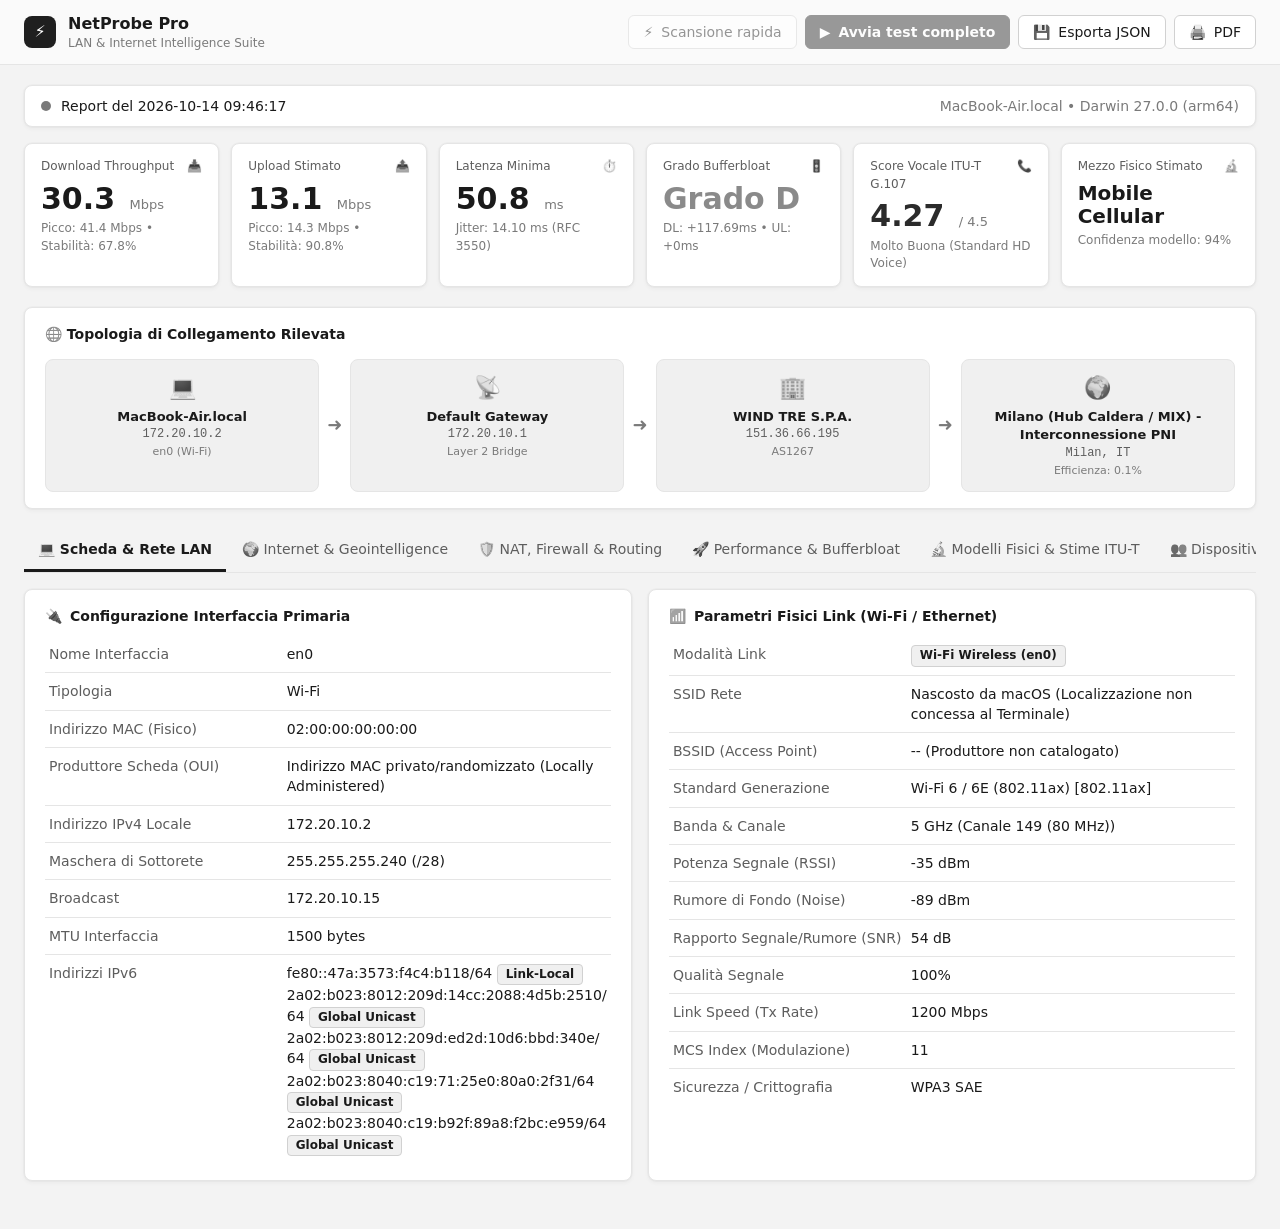
<file: old/gui/report.html>
<!DOCTYPE html>
<html lang="it">
<head>
  <meta charset="UTF-8">
  <meta name="viewport" content="width=device-width, initial-scale=1.0">
  <title>NetProbe Pro - LAN & Internet Intelligence Dashboard</title>
  <style>
/* NetProbe Pro - Fluent / Windows 11 style, SOLO scala di grigi (chiaro/scuro automatico) */
:root {
  --bg: #f3f3f3;
  --bg-layer: #fbfbfb;
  --card: #ffffff;
  --card-hover: #f9f9f9;
  --stroke: #e5e5e5;
  --stroke-strong: #d1d1d1;
  --text: #1a1a1a;
  --text-muted: #5d5d5d;
  --text-dim: #7a7a7a;
  --accent: #1f1f1f;          /* grigio scuro: azioni primarie */
  --accent-text: #ffffff;
  --fill-subtle: #f0f0f0;
  --fill-strong: #e0e0e0;
  --shadow: 0 2px 4px rgba(0,0,0,.04), 0 0 0 1px rgba(0,0,0,.02);
  /* compatibilita' con app.js: tutti i "colori" sono grigi */
  --accent-emerald: #2b2b2b;
  --accent-cyan: #3a3a3a;
  --accent-amber: #6b6b6b;
  --accent-rose: #8a8a8a;
  --text-main: var(--text);
}
@media (prefers-color-scheme: dark) {
  :root {
    --bg: #202020;
    --bg-layer: #272727;
    --card: #2b2b2b;
    --card-hover: #323232;
    --stroke: #3a3a3a;
    --stroke-strong: #4a4a4a;
    --text: #f2f2f2;
    --text-muted: #c4c4c4;
    --text-dim: #9a9a9a;
    --accent: #f2f2f2;
    --accent-text: #1a1a1a;
    --fill-subtle: #333333;
    --fill-strong: #444444;
    --shadow: 0 2px 6px rgba(0,0,0,.35);
    --accent-emerald: #f2f2f2;
    --accent-cyan: #e0e0e0;
    --accent-amber: #b5b5b5;
    --accent-rose: #8f8f8f;
  }
}

* { box-sizing: border-box; margin: 0; padding: 0; }
html { filter: grayscale(1); color-scheme: light dark; }  /* garantisce scala di grigi anche per emoji */
body {
  font-family: "Segoe UI Variable", "Segoe UI", system-ui, -apple-system, "SF Pro Text", Roboto, sans-serif;
  background: var(--bg); color: var(--text); font-size: 14px; line-height: 1.45;
  min-height: 100vh;
}
.container { max-width: 1280px; margin: 0 auto; padding: 0 24px; }

/* Header (Mica) */
header {
  position: sticky; top: 0; z-index: 20;
  background: color-mix(in srgb, var(--bg-layer) 88%, transparent);
  backdrop-filter: blur(24px) saturate(1.1);
  border-bottom: 1px solid var(--stroke);
}
.header-content { display: flex; align-items: center; justify-content: space-between; gap: 16px; height: 64px; flex-wrap: wrap; }
.logo-group { display: flex; align-items: center; gap: 12px; }
.logo-icon { width: 32px; height: 32px; border-radius: 8px; background: var(--accent); color: var(--accent-text); display: grid; place-items: center; font-size: 16px; }
.logo-text h1 { font-size: 16px; font-weight: 600; }
.logo-text p { font-size: 12px; color: var(--text-dim); }
.action-buttons { display: flex; gap: 8px; flex-wrap: wrap; }

button {
  font: inherit; color: var(--text); background: var(--card);
  border: 1px solid var(--stroke-strong); border-radius: 6px; padding: 6px 14px;
  cursor: pointer; display: inline-flex; align-items: center; gap: 8px;
  transition: background .12s, transform .05s;
}
button:hover { background: var(--fill-subtle); }
button:active { transform: scale(.98); }
button:focus-visible { outline: 2px solid var(--text); outline-offset: 2px; }
button:disabled { opacity: .45; cursor: not-allowed; }
button.btn-primary { background: var(--accent); color: var(--accent-text); border-color: var(--accent); font-weight: 600; }
button.btn-primary:hover { opacity: .88; background: var(--accent); }

main.container { padding-top: 20px; padding-bottom: 48px; }

/* Barra di stato + progresso scansione */
.status-bar {
  display: flex; justify-content: space-between; align-items: center; gap: 12px; flex-wrap: wrap;
  background: var(--card); border: 1px solid var(--stroke); border-radius: 8px;
  padding: 10px 16px; margin-bottom: 16px; box-shadow: var(--shadow);
}
.status-indicator { display: flex; align-items: center; gap: 10px; font-weight: 500; }
.pulse-dot { width: 10px; height: 10px; border-radius: 50%; background: var(--text-dim); }
.pulse-dot.scanning { background: var(--text); animation: pulse 1s ease-in-out infinite; }
@keyframes pulse { 0%,100% { opacity: 1; transform: scale(1); } 50% { opacity: .35; transform: scale(.7); } }

.scan-panel { display: none; background: var(--card); border: 1px solid var(--stroke); border-radius: 8px; padding: 16px 20px; margin-bottom: 16px; box-shadow: var(--shadow); }
.scan-panel.active { display: block; }
.scan-top { display: flex; justify-content: space-between; align-items: baseline; gap: 12px; margin-bottom: 10px; }
.scan-phase { font-weight: 600; }
.scan-live { font-size: 28px; font-weight: 600; font-variant-numeric: tabular-nums; }
.scan-live small { font-size: 13px; font-weight: 400; color: var(--text-dim); margin-left: 4px; }
.progress-track { height: 4px; background: var(--fill-strong); border-radius: 2px; overflow: hidden; }
.progress-fill { height: 100%; width: 0; background: var(--accent); border-radius: 2px; transition: width .35s ease; }
.scan-steps { display: flex; gap: 16px; flex-wrap: wrap; margin-top: 12px; font-size: 12px; color: var(--text-dim); }
.scan-steps span.on { color: var(--text); font-weight: 600; }
.scan-steps span.done::before { content: "✓ "; }
.scan-error { display: none; margin-top: 10px; padding: 10px 12px; border: 1px solid var(--stroke-strong); border-left: 4px solid var(--text); border-radius: 6px; background: var(--fill-subtle); }
.scan-error.active { display: block; }

/* Metriche */
.metrics-grid { display: grid; grid-template-columns: repeat(auto-fit, minmax(190px, 1fr)); gap: 12px; margin-bottom: 20px; }
.metric-card { background: var(--card); border: 1px solid var(--stroke); border-radius: 8px; padding: 14px 16px; box-shadow: var(--shadow); transition: background .12s; }
.metric-card:hover { background: var(--card-hover); }
.metric-header { display: flex; justify-content: space-between; color: var(--text-muted); font-size: 12px; margin-bottom: 6px; }
.metric-value { font-size: 30px; font-weight: 600; font-variant-numeric: tabular-nums; line-height: 1.15; }
.metric-unit { font-size: 13px; font-weight: 400; color: var(--text-dim); margin-left: 4px; }
.metric-subtitle { font-size: 12px; color: var(--text-dim); margin-top: 4px; }

/* Topologia */
.topology-section { background: var(--card); border: 1px solid var(--stroke); border-radius: 8px; padding: 16px 20px; margin-bottom: 20px; box-shadow: var(--shadow); }
.section-title { font-weight: 600; margin-bottom: 14px; }
.topology-chain { display: flex; align-items: stretch; justify-content: space-between; gap: 8px; flex-wrap: wrap; }
.topo-node { flex: 1 1 170px; text-align: center; background: var(--fill-subtle); border: 1px solid var(--stroke); border-radius: 8px; padding: 12px 10px; }
.topo-node-icon { font-size: 22px; margin-bottom: 4px; }
.topo-node-name { font-weight: 600; font-size: 13px; }
.topo-node-ip { font-size: 12px; font-family: ui-monospace, "Cascadia Mono", Menlo, monospace; color: var(--text-muted); }
.topo-node-meta { font-size: 11px; color: var(--text-dim); }
.topo-arrow { align-self: center; color: var(--text-dim); font-size: 18px; }

/* Tab (stile NavigationView orizzontale) */
.tabs-nav { display: flex; gap: 2px; border-bottom: 1px solid var(--stroke); margin-bottom: 16px; overflow-x: auto; }
.tab-btn { background: transparent; border: none; border-bottom: 3px solid transparent; border-radius: 6px 6px 0 0; color: var(--text-muted); padding: 10px 14px; white-space: nowrap; }
.tab-btn:hover { background: var(--fill-subtle); }
.tab-btn.active { color: var(--text); font-weight: 600; border-bottom-color: var(--text); }
.tab-panel { display: none; }
.tab-panel.active { display: block; animation: fade .18s ease; }
@keyframes fade { from { opacity: 0; transform: translateY(4px); } to { opacity: 1; transform: none; } }

.cards-grid-2 { display: grid; grid-template-columns: repeat(auto-fit, minmax(380px, 1fr)); gap: 16px; }
.panel-card { background: var(--card); border: 1px solid var(--stroke); border-radius: 8px; padding: 16px 20px; box-shadow: var(--shadow); }
.panel-card h3 { font-size: 14px; font-weight: 600; margin-bottom: 10px; display: flex; gap: 8px; align-items: center; }

/* Tabelle */
.detail-table { width: 100%; border-collapse: collapse; }
.detail-table tr { border-bottom: 1px solid var(--stroke); }
.detail-table tr:last-child { border-bottom: none; }
.detail-table td, .detail-table th { padding: 8px 4px; text-align: left; vertical-align: top; }
.detail-table th { font-size: 12px; color: var(--text-muted); font-weight: 600; }
.detail-table td.label { color: var(--text-muted); width: 42%; }
.detail-table td.value { font-weight: 500; word-break: break-word; font-variant-numeric: tabular-nums; }

/* Badge: differenziati da peso/bordo, non dal colore */
.badge { display: inline-block; padding: 1px 8px; border-radius: 4px; font-size: 12px; font-weight: 600; background: var(--fill-strong); color: var(--text); border: 1px solid var(--stroke-strong); }
.badge-success { background: var(--fill-subtle); }
.badge-cyan, .badge-purple { background: var(--fill-subtle); }
.badge-warning { background: transparent; border-style: dashed; }
.badge-danger { background: var(--text); color: var(--bg); border-color: var(--text); }

.progress-bar-bg { height: 6px; background: var(--fill-strong); border-radius: 3px; overflow: hidden; margin-top: 6px; }
.progress-bar-fill { height: 100%; background: var(--accent) !important; border-radius: 3px; }

pre.json-view { background: var(--fill-subtle); border: 1px solid var(--stroke); border-radius: 8px; padding: 14px; overflow: auto; max-height: 560px; font: 12px/1.5 ui-monospace, "Cascadia Mono", Menlo, monospace; }
a { color: var(--text); }
.hint { font-size: 12px; color: var(--text-dim); margin-top: 6px; }

@media (max-width: 720px) { .cards-grid-2 { grid-template-columns: 1fr; } .topo-arrow { display: none; } }
@media print { header, .scan-panel { display: none; } html { filter: none; } }

</style>
  <link rel="icon" href="data:image/svg+xml,<svg xmlns='http://www.w3.org/2000/svg' viewBox='0 0 100 100'><text y='.9em' font-size='90'>⚡</text></svg>">
</head>
<body>

  <!-- Header -->
  <header>
    <div class="container header-content">
      <div class="logo-group">
        <div class="logo-icon">⚡</div>
        <div class="logo-text">
          <h1>NetProbe Pro</h1>
          <p>LAN & Internet Intelligence Suite</p>
        </div>
      </div>
      <div class="action-buttons">
        <button id="btn-quick-scan">
          <span>⚡</span> Scansione rapida
        </button>
        <button id="btn-full-scan" class="btn-primary">
          <span>▶</span> Avvia test completo
        </button>
        <button id="btn-export-json">
          <span>💾</span> Esporta JSON
        </button>
        <button id="btn-print" onclick="window.print()">
          <span>🖨️</span> PDF
        </button>
      </div>
    </div>
  </header>

  <main class="container">
    <!-- Status Bar -->
    <div class="status-bar">
      <div class="status-indicator">
        <div id="pulse-indicator" class="pulse-dot"></div>
        <span id="status-text">Caricamento dati di rete in corso...</span>
      </div>
      <div id="system-meta" style="color: var(--text-dim);">
        Rilevamento hardware e sistema operativo...
      </div>
    </div>

    <!-- Progresso scansione -->
    <div id="scan-panel" class="scan-panel">
      <div class="scan-top">
        <div class="scan-phase" id="scan-phase">Preparazione...</div>
        <div class="scan-live" id="scan-live"><span id="scan-live-val">--</span><small id="scan-live-unit">Mbps</small></div>
      </div>
      <div class="progress-track"><div class="progress-fill" id="scan-fill"></div></div>
      <div class="scan-steps" id="scan-steps">
        <span data-step="lan">Rete locale</span><span data-step="wan">Internet</span><span data-step="ixp">IXP & BNG</span><span data-step="latency">Latenza</span>
        <span data-step="download">Download</span><span data-step="upload">Upload</span><span data-step="estimation">Stime</span>
      </div>
      <div class="scan-error" id="scan-error"><strong>Errore:</strong> <span id="scan-error-msg"></span>
        <div style="margin-top:8px"><button id="btn-retry">Riprova</button></div></div>
    </div>

    <!-- Quick Metrics Top Cards -->
    <div class="metrics-grid">
      <div class="metric-card">
        <div class="metric-header">
          <span>Download Throughput</span>
          <span>📥</span>
        </div>
        <div class="metric-value">
          <span id="metric-download">--</span>
          <span class="metric-unit">Mbps</span>
        </div>
        <div class="metric-subtitle" id="metric-download-sub">Test chunked su CDN</div>
      </div>

      <div class="metric-card">
        <div class="metric-header">
          <span>Upload Stimato</span>
          <span>📤</span>
        </div>
        <div class="metric-value">
          <span id="metric-upload">--</span>
          <span class="metric-unit">Mbps</span>
        </div>
        <div class="metric-subtitle" id="metric-upload-sub">Throughput verso edge</div>
      </div>

      <div class="metric-card">
        <div class="metric-header">
          <span>Latenza Minima</span>
          <span>⏱️</span>
        </div>
        <div class="metric-value">
          <span id="metric-ping">--</span>
          <span class="metric-unit">ms</span>
        </div>
        <div class="metric-subtitle" id="metric-jitter-sub">Jitter: -- ms (RFC 3550)</div>
      </div>

      <div class="metric-card">
        <div class="metric-header">
          <span>Grado Bufferbloat</span>
          <span>🚦</span>
        </div>
        <div class="metric-value">
          <span id="metric-bufferbloat">--</span>
        </div>
        <div class="metric-subtitle" id="metric-bufferbloat-sub">Delta latenza sotto carico</div>
      </div>

      <div class="metric-card">
        <div class="metric-header">
          <span>Score Vocale ITU-T G.107</span>
          <span>📞</span>
        </div>
        <div class="metric-value">
          <span id="metric-mos">--</span>
          <span class="metric-unit">/ 4.5</span>
        </div>
        <div class="metric-subtitle" id="metric-mos-sub">Qualità VoIP / Stream</div>
      </div>

      <div class="metric-card">
        <div class="metric-header">
          <span>Mezzo Fisico Stimato</span>
          <span>🔬</span>
        </div>
        <div class="metric-value" style="font-size: 20px;">
          <span id="metric-medium">--</span>
        </div>
        <div class="metric-subtitle" id="metric-medium-sub">Confidenza modello: --%</div>
      </div>
    </div>

    <!-- Network Topology Chain Visualizer -->
    <div class="topology-section">
      <div class="section-title">
        <span>🌐 Topologia di Collegamento Rilevata</span>
      </div>
      <div class="topology-chain">
        <div class="topo-node" id="node-host">
          <div class="topo-node-icon">💻</div>
          <div class="topo-node-name" id="topo-host-name">Host Locale</div>
          <div class="topo-node-ip" id="topo-host-ip">0.0.0.0</div>
          <div class="topo-node-meta" id="topo-host-meta">Interfaccia</div>
        </div>

        <div class="topo-arrow">➜</div>

        <div class="topo-node" id="node-gateway">
          <div class="topo-node-icon">📡</div>
          <div class="topo-node-name" id="topo-gw-name">Default Gateway</div>
          <div class="topo-node-ip" id="topo-gw-ip">0.0.0.0</div>
          <div class="topo-node-meta" id="topo-gw-meta">Router LAN</div>
        </div>

        <div class="topo-arrow">➜</div>

        <div class="topo-node" id="node-isp">
          <div class="topo-node-icon">🏢</div>
          <div class="topo-node-name" id="topo-isp-name">Provider ISP</div>
          <div class="topo-node-ip" id="topo-isp-ip">IP Pubblico</div>
          <div class="topo-node-meta" id="topo-isp-meta">ASN</div>
        </div>

        <div class="topo-arrow">➜</div>

        <div class="topo-node" id="node-internet">
          <div class="topo-node-icon">🌍</div>
          <div class="topo-node-name" id="topo-edge-name">Hub IXP / Internet</div>
          <div class="topo-node-ip" id="topo-edge-city">Anycast Core</div>
          <div class="topo-node-meta" id="topo-edge-meta">Efficienza Ottica</div>
        </div>
      </div>
    </div>

    <!-- Tabbed Panels Navigation -->
    <div class="tabs-nav">
      <button class="tab-btn active" data-tab="tab-lan">💻 Scheda & Rete LAN</button>
      <button class="tab-btn" data-tab="tab-wan">🌍 Internet & Geointelligence</button>
      <button class="tab-btn" data-tab="tab-nat">🛡️ NAT, Firewall & Routing</button>
      <button class="tab-btn" data-tab="tab-perf">🚀 Performance & Bufferbloat</button>
      <button class="tab-btn" data-tab="tab-models">🔬 Modelli Fisici & Stime ITU-T</button>
      <button class="tab-btn" data-tab="tab-devices">👥 Dispositivi LAN</button>
      <button class="tab-btn" data-tab="tab-json">📋 Raw JSON</button>
    </div>

    <!-- Tab 1: LAN & Hardware -->
    <div id="tab-lan" class="tab-panel active">
      <div class="cards-grid-2">
        <div class="panel-card">
          <h3><span>🔌</span> Configurazione Interfaccia Primaria</h3>
          <table class="detail-table">
            <tr><td class="label">Nome Interfaccia</td><td class="value" id="lan-iface-name">--</td></tr>
            <tr><td class="label">Tipologia</td><td class="value" id="lan-iface-type">--</td></tr>
            <tr><td class="label">Indirizzo MAC (Fisico)</td><td class="value" id="lan-mac">--</td></tr>
            <tr><td class="label">Produttore Scheda (OUI)</td><td class="value" id="lan-vendor">--</td></tr>
            <tr><td class="label">Indirizzo IPv4 Locale</td><td class="value" id="lan-ipv4">--</td></tr>
            <tr><td class="label">Maschera di Sottorete</td><td class="value" id="lan-mask">--</td></tr>
            <tr><td class="label">Broadcast</td><td class="value" id="lan-bcast">--</td></tr>
            <tr><td class="label">MTU Interfaccia</td><td class="value" id="lan-mtu">--</td></tr>
            <tr><td class="label">Indirizzi IPv6</td><td class="value" id="lan-ipv6">--</td></tr>
          </table>
        </div>

        <div class="panel-card">
          <h3><span>📶</span> Parametri Fisici Link (Wi-Fi / Ethernet)</h3>
          <table class="detail-table" id="table-link-params">
            <!-- Popolato dinamicamente da app.js -->
          </table>
        </div>
      </div>
    </div>

    <!-- Tab 2: Internet & WAN -->
    <div id="tab-wan" class="tab-panel">
      <div class="cards-grid-2">
        <div class="panel-card">
          <h3><span>🌐</span> Identità Rete Pubblica & ISP</h3>
          <table class="detail-table">
            <tr><td class="label">Indirizzo IPv4 Pubblico</td><td class="value" id="wan-ipv4">--</td></tr>
            <tr><td class="label">Indirizzo IPv6 Pubblico</td><td class="value" id="wan-ipv6">--</td></tr>
            <tr><td class="label">Connettività Dual-Stack</td><td class="value" id="wan-dualstack">--</td></tr>
            <tr><td class="label">Reverse DNS (PTR)</td><td class="value" id="wan-rdns">--</td></tr>
            <tr><td class="label">Provider Internet (ISP)</td><td class="value" id="wan-isp">--</td></tr>
            <tr><td class="label">Autonomous System (ASN)</td><td class="value" id="wan-asn">--</td></tr>
            <tr><td class="label">Stato Privacy / VPN</td><td class="value" id="wan-vpn">--</td></tr>
          </table>
        </div>

        <div class="panel-card">
          <h3><span>📍</span> Geolocalizzazione IP & Fuso Orario</h3>
          <table class="detail-table">
            <tr><td class="label">Città</td><td class="value" id="wan-city">--</td></tr>
            <tr><td class="label">Regione / Provincia</td><td class="value" id="wan-region">--</td></tr>
            <tr><td class="label">Nazione</td><td class="value" id="wan-country">--</td></tr>
            <tr><td class="label">Codice Postale (CAP)</td><td class="value" id="wan-postal">--</td></tr>
            <tr><td class="label">Coordinate Geografiche</td><td class="value" id="wan-coords">--</td></tr>
            <tr><td class="label">Fuso Orario</td><td class="value" id="wan-timezone">--</td></tr>
          </table>
        </div>

        <div class="panel-card" style="grid-column: 1 / -1;">
          <h3><span>⚡</span> Internet eXchange (IXP) & Architettura di Peering</h3>
          <table class="detail-table">
            <tr><td class="label">Punto di Interscambio / IXP</td><td class="value" id="wan-ixp-name">--</td></tr>
            <tr><td class="label">Campus / Struttura Datacenter</td><td class="value" id="wan-ixp-facility">--</td></tr>
            <tr><td class="label">Tipologia di Interconnessione</td><td class="value" id="wan-ixp-type">--</td></tr>
            <tr><td class="label">Metodo di Riconoscimento</td><td class="value" id="wan-ixp-method">--</td></tr>
            <tr><td class="label">Interfaccia Peering (Hop IP & Subnet)</td><td class="value" id="wan-ixp-hop">--</td></tr>
            <tr><td class="label">Latenza verso il Punto di Interscambio</td><td class="value" id="wan-ixp-rtt">--</td></tr>
            <tr><td class="label">Punti di Presenza AS (PeeringDB)</td><td class="value" id="wan-ixp-peeringdb">--</td></tr>
          </table>
        </div>
      </div>
    </div>

    <!-- Tab 3: NAT & Routing -->
    <div id="tab-nat" class="tab-panel">
      <div class="cards-grid-2">
        <div class="panel-card">
          <h3><span>🛡️</span> Analisi Mappatura NAT (STUN RFC 5389)</h3>
          <table class="detail-table">
            <tr><td class="label">Tipologia NAT</td><td class="value" id="nat-type">--</td></tr>
            <tr><td class="label">Comportamento Mapping</td><td class="value" id="nat-behavior">--</td></tr>
            <tr><td class="label">Porta Esterna Mappata</td><td class="value" id="nat-port">--</td></tr>
            <tr><td class="label">Carrier-Grade NAT (CGNAT)</td><td class="value" id="nat-cgnat">--</td></tr>
            <tr><td class="label">UPnP IGD Router</td><td class="value" id="nat-upnp">--</td></tr>
            <tr><td class="label">NAT-PMP Router</td><td class="value" id="nat-pmp">--</td></tr>
            <tr><td class="label">Dettagli Diagnostici</td><td class="value" id="nat-details">--</td></tr>
          </table>
        </div>

        <div class="panel-card">
          <h3><span>📡</span> Gateway, DHCP & DNS</h3>
          <table class="detail-table">
            <tr><td class="label">Default Gateway (Router)</td><td class="value" id="gw-ip">--</td></tr>
            <tr><td class="label">Produttore Router</td><td class="value" id="gw-vendor">--</td></tr>
            <tr><td class="label">Modello Router</td><td class="value" id="gw-model">--</td></tr>
            <tr><td class="label">MAC Router & Vendor</td><td class="value" id="gw-mac">--</td></tr>
            <tr><td class="label">Server DHCP</td><td class="value" id="dhcp-server">--</td></tr>
            <tr><td class="label">Durata Concessione DHCP</td><td class="value" id="dhcp-lease">--</td></tr>
            <tr><td class="label">Server DNS di Sistema</td><td class="value" id="dns-resolvers">--</td></tr>
            <tr><td class="label">Latenza Risoluzione DNS</td><td class="value" id="dns-latency">--</td></tr>
            <tr><td class="label">Convalida DNSSEC</td><td class="value" id="dns-dnssec">--</td></tr>
          </table>
        </div>
      </div>
    </div>

    <!-- Tab 4: Performance & Bufferbloat -->
    <div id="tab-perf" class="tab-panel">
      <div class="panel-card" style="margin-bottom: 20px;">
        <h3><span>🎯</span> Tabella Multi-Target Latenza, Jitter & Packet Loss</h3>
        <table class="detail-table" style="margin-top: 10px;">
          <thead>
            <tr style="text-align: left; color: var(--text-muted); font-size: 11px;">
              <th>TARGET</th>
              <th>MIN</th>
              <th>MEDIANA</th>
              <th>MAX</th>
              <th>JITTER (RFC 3550)</th>
              <th>LOSS</th>
            </tr>
          </thead>
          <tbody id="table-perf-targets">
            <!-- Popolato da JS -->
          </tbody>
        </table>
      </div>

      <div class="cards-grid-2">
        <div class="panel-card">
          <h3><span>🚦</span> Valutazione Bufferbloat Bidirezionale</h3>
          <table class="detail-table">
            <tr><td class="label">Valutazione Grado</td><td class="value" id="bb-grade">--</td></tr>
            <tr><td class="label">Latenza Idle (Riposo)</td><td class="value" id="bb-idle">--</td></tr>
            <tr><td class="label">Latenza Sotto Carico Download</td><td class="value" id="bb-loaded-dl">--</td></tr>
            <tr><td class="label">Latenza Sotto Carico Upload</td><td class="value" id="bb-loaded-ul">--</td></tr>
            <tr><td class="label">Max Ritardo Aggiunto</td><td class="value" id="bb-delta">--</td></tr>
            <tr><td class="label">Diagnosi Coda Router</td><td class="value" id="bb-desc">--</td></tr>
          </table>
        </div>

        <div class="panel-card">
          <h3><span>⚡</span> Dettagli Velocità a Streaming Continuo</h3>
          <table class="detail-table">
            <tr><td class="label">Download Sostenuto</td><td class="value" id="speed-down">--</td></tr>
            <tr><td class="label">Picco Download & Stabilità</td><td class="value" id="speed-down-meta">--</td></tr>
            <tr><td class="label">Upload Sostenuto</td><td class="value" id="speed-up">--</td></tr>
            <tr><td class="label">Picco Upload & Stabilità</td><td class="value" id="speed-up-meta">--</td></tr>
            <tr><td class="label">Dati Trasferiti (DL / UL)</td><td class="value" id="speed-bytes">--</td></tr>
            <tr><td class="label">Durata Test Continuo</td><td class="value" id="speed-duration">--</td></tr>
          </table>
        </div>
      </div>
    </div>

    <!-- Tab 5: Modelli Fisici & Stime ITU-T -->
    <div id="tab-models" class="tab-panel">
      <div class="cards-grid-2">
        <div class="panel-card">
          <h3><span>🔬</span> Modello Mezzo Fisico Ultimo Miglio</h3>
          <table class="detail-table">
            <tr><td class="label">Tecnologia Prevista</td><td class="value" id="model-medium-name">--</td></tr>
            <tr><td class="label">Grado di Confidenza</td><td class="value" id="model-medium-conf">--</td></tr>
            <tr><td class="label">Primo Salto BNG (Hop 2 Provider)</td><td class="value" id="model-bng-ip">--</td></tr>
            <tr><td class="label">Latenza e Jitter BNG</td><td class="value" id="model-bng-metrics">--</td></tr>
          </table>
          <div style="margin-top: 14px;">
            <div style="font-size: 12px; color: var(--text-muted); margin-bottom: 6px;">Fattori Determinanti:</div>
            <ul id="model-medium-rationale" style="padding-left: 18px; font-size: 12px; color: var(--text-dim); line-height: 1.6;">
            </ul>
          </div>
        </div>

        <div class="panel-card">
          <h3><span>💡</span> Efficienza di Routing Ottico & Fisico</h3>
          <table class="detail-table">
            <tr><td class="label">IXP di Uscita Rilevato</td><td class="value" id="opt-ixp">--</td></tr>
            <tr><td class="label">Campus / Datacenter IXP</td><td class="value" id="opt-facility">--</td></tr>
            <tr><td class="label">Tipologia Interconnessione</td><td class="value" id="opt-peering-type">--</td></tr>
            <tr><td class="label">Distanza Geodetica Ortodromica</td><td class="value" id="opt-dist">--</td></tr>
            <tr><td class="label">Lunghezza Tratta Fibra Stimata</td><td class="value" id="opt-fiber">--</td></tr>
            <tr><td class="label">Tempo Minimo Luce in Fibra</td><td class="value" id="opt-min-rtt">--</td></tr>
            <tr><td class="label">Indice Efficienza Routing</td><td class="value" id="opt-eff">--</td></tr>
            <tr><td class="label">Ritardo di Accodamento/Switch</td><td class="value" id="opt-delay">--</td></tr>
          </table>
        </div>

        <div class="panel-card">
          <h3><span>📦</span> Bandwidth-Delay Product (BDP)</h3>
          <table class="detail-table">
            <tr><td class="label">Capacità Canale (BDP)</td><td class="value" id="bdp-val">--</td></tr>
            <tr><td class="label">Finestra TCP Ottimale</td><td class="value" id="bdp-tcp">--</td></tr>
            <tr><td class="label">Spiegazione Teoria</td><td class="value" id="bdp-desc">--</td></tr>
          </table>
        </div>

        <div class="panel-card">
          <h3><span>🎮</span> Rating Idoneità Applicativa (ITU-T E-model)</h3>
          <div id="app-suitability-container" style="margin-top: 10px;">
            <!-- Popolato dinamicamente da app.js con barre di progresso -->
          </div>
        </div>
      </div>
    </div>

    <!-- Tab 6: Dispositivi LAN -->
    <div id="tab-devices" class="tab-panel">
      <div class="panel-card">
        <h3><span>👥</span> Dispositivi Rilevati nella Rete Locale</h3>
        <p style="font-size: 12px; color: var(--text-dim); margin-bottom: 14px;">
          Dispositivi estratti dalla tabella ARP di sistema e dallo sweep socket della subnet locale.
        </p>
        <table class="detail-table">
          <thead>
            <tr style="text-align: left; color: var(--text-muted); font-size: 11px;">
              <th>INDIRIZZO IP</th>
              <th>INDIRIZZO MAC</th>
              <th>PRODUTTORE (OUI)</th>
              <th>HOSTNAME</th>
              <th>ORIGINE</th>
            </tr>
          </thead>
          <tbody id="table-lan-devices">
            <!-- Popolato da JS -->
          </tbody>
        </table>
      </div>
    </div>

    <!-- Tab 7: Raw JSON -->
    <div id="tab-json" class="tab-panel">
      <div class="panel-card">
        <div style="display: flex; justify-content: space-between; align-items: center; margin-bottom: 12px;">
          <h3><span>📋</span> Risultato Diagnostico Completo in Formato JSON</h3>
          <button id="btn-copy-json">Copia JSON</button>
        </div>
        <pre class="json-view" id="raw-json-output">In attesa di dati...</pre>
      </div>
    </div>

  </main>

  
        <script>
        // Dati pre-iniettati nel report esportato
        window.PRELOADED_NETPROBE_DATA = {"timestamp": 1791963977.512197, "formatted_time": "2026-10-14 09:46:17", "quick_scan": false, "system": {"os": "Darwin", "os_release": "27.0.0", "os_version": "Darwin Kernel Version 27.0.0: Tue Aug 11 21:02:16 PDT 2026; root:xnu-13432.1.9~1/RELEASE_ARM64_T8112", "machine": "arm64", "processor": "arm", "hostname": "MacBook-Air.local", "python_version": "3.15.0", "is_root": false}, "lan": {"primary_interface_name": "en0", "primary_interface": {"name": "en0", "is_up": true, "is_running": true, "is_loopback": false, "flags": "UP,BROADCAST,SMART,RUNNING,SIMPLEX,MULTICAST", "mtu": 1500, "mac": "02:00:00:00:00:00", "vendor": "Indirizzo MAC privato/randomizzato (Locally Administered)", "ipv4": "172.20.10.2", "netmask": "255.255.255.240 (/28)", "broadcast": "172.20.10.15", "ipv6_list": [{"address": "fe80::47a:3573:f4c4:b118", "prefix": 64, "type": "Link-Local"}, {"address": "2a02:b023:8012:209d:14cc:2088:4d5b:2510", "prefix": 64, "type": "Global Unicast"}, {"address": "2a02:b023:8012:209d:ed2d:10d6:bbd:340e", "prefix": 64, "type": "Global Unicast"}, {"address": "2a02:b023:8040:c19:71:25e0:80a0:2f31", "prefix": 64, "type": "Global Unicast"}, {"address": "2a02:b023:8040:c19:b92f:89a8:f2bc:e959", "prefix": 64, "type": "Global Unicast"}], "media": "autoselect", "status": "active", "type": "Wi-Fi"}, "all_interfaces": {"lo0": {"name": "lo0", "is_up": true, "is_running": true, "is_loopback": true, "flags": "UP,LOOPBACK,RUNNING,MULTICAST", "mtu": 16384, "mac": null, "vendor": "Sconosciuto", "ipv4": "127.0.0.1", "netmask": "255.0.0.0 (/8)", "broadcast": null, "ipv6_list": [{"address": "::1", "prefix": 128, "type": "Global Unicast"}, {"address": "fe80::1", "prefix": 64, "type": "Link-Local"}], "media": null, "status": null, "type": "Loopback"}, "gif0": {"name": "gif0", "is_up": false, "is_running": false, "is_loopback": false, "flags": "POINTOPOINT,MULTICAST", "mtu": 1280, "mac": null, "vendor": "Sconosciuto", "ipv4": null, "netmask": null, "broadcast": null, "ipv6_list": [], "media": null, "status": null, "type": "Adattatore di Rete"}, "stf0": {"name": "stf0", "is_up": false, "is_running": false, "is_loopback": false, "flags": "", "mtu": null, "mac": null, "vendor": "Sconosciuto", "ipv4": null, "netmask": null, "broadcast": null, "ipv6_list": [], "media": null, "status": null, "type": "Adattatore di Rete"}, "anpi1": {"name": "anpi1", "is_up": true, "is_running": true, "is_loopback": false, "flags": "UP,BROADCAST,SMART,RUNNING,SIMPLEX,MULTICAST", "mtu": 1500, "mac": "02:00:00:00:00:00", "vendor": "Indirizzo MAC privato/randomizzato (Locally Administered)", "ipv4": null, "netmask": null, "broadcast": null, "ipv6_list": [], "media": "none", "status": "inactive", "type": "Adattatore di Rete"}, "anpi0": {"name": "anpi0", "is_up": true, "is_running": true, "is_loopback": false, "flags": "UP,BROADCAST,SMART,RUNNING,SIMPLEX,MULTICAST", "mtu": 1500, "mac": "02:00:00:00:00:00", "vendor": "Indirizzo MAC privato/randomizzato (Locally Administered)", "ipv4": null, "netmask": null, "broadcast": null, "ipv6_list": [], "media": "none", "status": "inactive", "type": "Adattatore di Rete"}, "en3": {"name": "en3", "is_up": true, "is_running": true, "is_loopback": false, "flags": "UP,BROADCAST,SMART,RUNNING,SIMPLEX,MULTICAST", "mtu": 1500, "mac": "02:00:00:00:00:00", "vendor": "Indirizzo MAC privato/randomizzato (Locally Administered)", "ipv4": null, "netmask": null, "broadcast": null, "ipv6_list": [], "media": "none", "status": "inactive", "type": "Ethernet"}, "en4": {"name": "en4", "is_up": true, "is_running": true, "is_loopback": false, "flags": "UP,BROADCAST,SMART,RUNNING,SIMPLEX,MULTICAST", "mtu": 1500, "mac": "02:00:00:00:00:00", "vendor": "Indirizzo MAC privato/randomizzato (Locally Administered)", "ipv4": null, "netmask": null, "broadcast": null, "ipv6_list": [], "media": "none", "status": "inactive", "type": "Ethernet"}, "en1": {"name": "en1", "is_up": true, "is_running": true, "is_loopback": false, "flags": "UP,BROADCAST,SMART,RUNNING,PROMISC,SIMPLEX,MULTICAST", "mtu": 1500, "mac": "02:00:00:00:00:00", "vendor": "Indirizzo MAC privato/randomizzato (Locally Administered)", "ipv4": null, "netmask": null, "broadcast": null, "ipv6_list": [], "media": "autoselect <full-duplex>", "status": "inactive", "type": "Thunderbolt"}, "en2": {"name": "en2", "is_up": true, "is_running": true, "is_loopback": false, "flags": "UP,BROADCAST,SMART,RUNNING,PROMISC,SIMPLEX,MULTICAST", "mtu": 1500, "mac": "02:00:00:00:00:00", "vendor": "Indirizzo MAC privato/randomizzato (Locally Administered)", "ipv4": null, "netmask": null, "broadcast": null, "ipv6_list": [], "media": "autoselect <full-duplex>", "status": "inactive", "type": "Thunderbolt"}, "bridge0": {"name": "bridge0", "is_up": true, "is_running": true, "is_loopback": false, "flags": "UP,BROADCAST,SMART,RUNNING,SIMPLEX,MULTICAST", "mtu": 1500, "mac": "02:00:00:00:00:00", "vendor": "Indirizzo MAC privato/randomizzato (Locally Administered)", "ipv4": null, "netmask": null, "broadcast": null, "ipv6_list": [], "media": "<unknown type>", "status": "inactive", "type": "Bridge"}, "ap1": {"name": "ap1", "is_up": true, "is_running": true, "is_loopback": false, "flags": "UP,BROADCAST,SMART,RUNNING,SIMPLEX,MULTICAST", "mtu": 1500, "mac": "02:00:00:00:00:00", "vendor": "Indirizzo MAC privato/randomizzato (Locally Administered)", "ipv4": null, "netmask": null, "broadcast": null, "ipv6_list": [], "media": "autoselect (none)", "status": "inactive", "type": "Adattatore di Rete"}, "en0": {"name": "en0", "is_up": true, "is_running": true, "is_loopback": false, "flags": "UP,BROADCAST,SMART,RUNNING,SIMPLEX,MULTICAST", "mtu": 1500, "mac": "02:00:00:00:00:00", "vendor": "Indirizzo MAC privato/randomizzato (Locally Administered)", "ipv4": "172.20.10.2", "netmask": "255.255.255.240 (/28)", "broadcast": "172.20.10.15", "ipv6_list": [{"address": "fe80::47a:3573:f4c4:b118", "prefix": 64, "type": "Link-Local"}, {"address": "2a02:b023:8012:209d:14cc:2088:4d5b:2510", "prefix": 64, "type": "Global Unicast"}, {"address": "2a02:b023:8012:209d:ed2d:10d6:bbd:340e", "prefix": 64, "type": "Global Unicast"}, {"address": "2a02:b023:8040:c19:71:25e0:80a0:2f31", "prefix": 64, "type": "Global Unicast"}, {"address": "2a02:b023:8040:c19:b92f:89a8:f2bc:e959", "prefix": 64, "type": "Global Unicast"}], "media": "autoselect", "status": "active", "type": "Wi-Fi"}, "awdl0": {"name": "awdl0", "is_up": true, "is_running": true, "is_loopback": false, "flags": "UP,BROADCAST,SMART,RUNNING,SIMPLEX,MULTICAST", "mtu": 1500, "mac": "02:00:00:00:00:00", "vendor": "Indirizzo MAC privato/randomizzato (Locally Administered)", "ipv4": null, "netmask": null, "broadcast": null, "ipv6_list": [{"address": "fe80::84b0:40ff:fefc:6ca4", "prefix": 64, "type": "Link-Local"}], "media": "autoselect", "status": "active", "type": "Adattatore di Rete"}, "utun0": {"name": "utun0", "is_up": true, "is_running": true, "is_loopback": false, "flags": "UP,POINTOPOINT,RUNNING,MULTICAST", "mtu": 1380, "mac": null, "vendor": "Sconosciuto", "ipv4": null, "netmask": null, "broadcast": null, "ipv6_list": [{"address": "fe80::4848:b282:3404:1d5e", "prefix": 64, "type": "Link-Local"}], "media": null, "status": null, "type": "VPN / Tunnel"}, "llw0": {"name": "llw0", "is_up": true, "is_running": true, "is_loopback": false, "flags": "UP,BROADCAST,SMART,RUNNING,SIMPLEX,MULTICAST", "mtu": 1500, "mac": "02:00:00:00:00:00", "vendor": "Indirizzo MAC privato/randomizzato (Locally Administered)", "ipv4": null, "netmask": null, "broadcast": null, "ipv6_list": [{"address": "fe80::84b0:40ff:fefc:6ca4", "prefix": 64, "type": "Link-Local"}], "media": "autoselect (none)", "status": null, "type": "Adattatore di Rete"}, "utun1": {"name": "utun1", "is_up": true, "is_running": true, "is_loopback": false, "flags": "UP,POINTOPOINT,RUNNING,MULTICAST", "mtu": 1500, "mac": null, "vendor": "Sconosciuto", "ipv4": null, "netmask": null, "broadcast": null, "ipv6_list": [{"address": "fe80::b39a:c8af:5490:3db9", "prefix": 64, "type": "Link-Local"}], "media": null, "status": null, "type": "VPN / Tunnel"}, "utun2": {"name": "utun2", "is_up": true, "is_running": true, "is_loopback": false, "flags": "UP,POINTOPOINT,RUNNING,MULTICAST", "mtu": 2000, "mac": null, "vendor": "Sconosciuto", "ipv4": null, "netmask": null, "broadcast": null, "ipv6_list": [{"address": "fe80::9067:9397:9023:2bcc", "prefix": 64, "type": "Link-Local"}], "media": null, "status": null, "type": "VPN / Tunnel"}, "utun3": {"name": "utun3", "is_up": true, "is_running": true, "is_loopback": false, "flags": "UP,POINTOPOINT,RUNNING,MULTICAST", "mtu": 1000, "mac": null, "vendor": "Sconosciuto", "ipv4": null, "netmask": null, "broadcast": null, "ipv6_list": [{"address": "fe80::ce81:b1c:bd2c:69e", "prefix": 64, "type": "Link-Local"}], "media": null, "status": null, "type": "VPN / Tunnel"}, "nan0": {"name": "nan0", "is_up": false, "is_running": false, "is_loopback": false, "flags": "BROADCAST,SMART,SIMPLEX,MULTICAST", "mtu": 1500, "mac": "02:00:00:00:00:00", "vendor": "Indirizzo MAC privato/randomizzato (Locally Administered)", "ipv4": null, "netmask": null, "broadcast": null, "ipv6_list": [{"address": "fe80::8cb2:8fff:fe4b:d2c1", "prefix": 64, "type": "Link-Local"}], "media": "autoselect (none)", "status": "inactive", "type": "Adattatore di Rete"}, "utun4": {"name": "utun4", "is_up": true, "is_running": true, "is_loopback": false, "flags": "UP,POINTOPOINT,RUNNING,MULTICAST", "mtu": 1380, "mac": null, "vendor": "Sconosciuto", "ipv4": null, "netmask": null, "broadcast": null, "ipv6_list": [{"address": "fe80::d3f3:3f3b:92ad:aa3", "prefix": 64, "type": "Link-Local"}], "media": null, "status": null, "type": "VPN / Tunnel"}}, "gateway": {"ipv4": "172.20.10.1", "interface": "en0", "mac": null, "vendor": "Sconosciuto", "flags": "<UP,GATEWAY,DONE,STATIC,PRCLONING,GLOBAL>", "mtu": null, "model": null, "identified_by": [], "http_server": null}, "wifi": {"supported": true, "connected": true, "interface": "en0", "ssid": null, "bssid": null, "bssid_vendor": "Produttore non catalogato", "rssi_dbm": -35, "noise_dbm": -89, "snr_db": 54, "signal_quality_pct": 100, "channel": "149 (80 MHz)", "frequency_ghz": "5 GHz", "wifi_generation": "Wi-Fi 6 / 6E (802.11ax)", "phy_mode": "802.11ax", "tx_rate_mbps": 1200.0, "mcs_index": 11, "security": "WPA3 SAE", "ssid_hidden_by_os": true}, "ethernet": {"active": false, "interface": "en0", "speed_mbps": null, "duplex": null, "media_description": null, "cable_connected": false, "switch_info": null}, "dhcp": {"server_ip": "172.20.10.1", "lease_time_seconds": 3600, "lease_time_human": "1.0 ore (3600s)", "renewal_time_seconds": null, "rebinding_time_seconds": null, "tftp_server": "172.20.10.1", "bootfile": null, "domain_search": null}, "dns": {"resolvers": ["fe80::28ea:2dff:fe3c:1d64", "172.20.10.1"], "search_domains": [], "scoped_resolvers": ["fe80::28ea:2dff:fe3c:1d64", "172.20.10.1"]}, "dns_benchmark": {"system_resolver_latency_ms": 0.71, "tested_servers": [{"name": "DNS di Sistema Locale", "ip": "fe80::28ea:2dff:fe3c:1d64", "avg_ms": 0.71}], "dnssec_validation_active": false, "fastest_resolver": null}, "arp_table": [{"ip": "172.20.10.1", "mac": "Non in cache ARP", "vendor": "Host attivo rilevato", "hostname": null, "source": "Sweep TCP"}], "devices_discovered_count": 1}, "wan": {"public_ipv4": "151.36.66.195", "public_ipv6": "2a02:b023:8040:c19:b92f:89a8:f2bc:e959", "dual_stack_enabled": true, "reverse_dns": null, "asn": "AS1267", "isp": "WIND TRE S.P.A.", "org": "AS1267 WIND TRE S.P.A.", "city": "Milan", "region": "Lombardy", "country": "IT", "country_code": "IT", "postal": "20121", "coordinates": {"latitude": 45.4643, "longitude": 9.1895}, "timezone": "Europe/Rome", "nat": {"mapped_external_ip": "151.36.66.195", "mapped_external_port": 44559, "nat_type": "Full-Cone / Restricted-Cone NAT (Friendly NAT)", "mapping_behavior": "Endpoint-Independent Mapping (EIM)", "double_nat_detected": false, "cgnat_detected": false, "details": "La porta esterna (44559) viene preservata su destinazioni diverse. Ottimo per P2P e Gaming."}, "router_services": {"upnp_igd_available": false, "upnp_server": null, "nat_pmp_available": false}, "privacy_and_routing": {"is_vpn_or_proxy": false, "confidence": "Bassa", "type": "Connessione Residenziale / Diretta", "indicators": ["Indirizzo IP compatibile con operatore di rete fissa o mobile residenziale."]}}, "ixp": {"detected_ixp": "Milano (Hub Caldera / MIX) - Interconnessione PNI", "ixp_city": "Milano", "ixp_facility": "Campus Caldera, Via Caldera 21", "peering_type": "Direct PNI (Private Network Interconnect)", "detection_method": "Topologia BGP & Analisi Latenza di Transito AS", "confidence": "90%", "matched_hop_ip": "188.114.100.5", "matched_subnet": null, "rtt_to_ixp_ms": 48.752, "traceroute_hops": [{"hop": 1, "ip": "172.20.10.1", "rtt_ms": 6.97, "rdns": null}, {"hop": 2, "ip": "100.110.147.129", "rtt_ms": 55.139, "rdns": null}, {"hop": 3, "ip": "*", "rtt_ms": null, "rdns": null}, {"hop": 4, "ip": "151.7.198.48", "rtt_ms": 62.914, "rdns": null}, {"hop": 5, "ip": "*", "rtt_ms": null, "rdns": null}, {"hop": 6, "ip": "151.7.198.189", "rtt_ms": 460.932, "rdns": null}, {"hop": 7, "ip": "151.7.198.167", "rtt_ms": 57.593, "rdns": null}, {"hop": 8, "ip": "151.6.0.49", "rtt_ms": 44.571, "rdns": null}, {"hop": 9, "ip": "*", "rtt_ms": null, "rdns": null}, {"hop": 10, "ip": "188.114.100.5", "rtt_ms": 65.024, "rdns": null}, {"hop": 11, "ip": "1.1.1.1", "rtt_ms": 48.752, "rdns": "one.one.one.one"}], "hop2_bng": {"ip": "100.110.147.129", "min_ms": 28.1, "median_ms": 30.54, "avg_ms": 33.47, "p95_ms": 40.93, "jitter_ms": 5.33, "tail_variance_ms": 10.39, "samples_count": 10, "packet_loss_pct": 33.3, "is_responsive": true}, "peeringdb_facilities": [{"name": "TIX", "ix_id": 273, "ipaddr4": "193.42.140.7", "ipaddr6": null, "speed": 100}, {"name": "TOP-IX: Public Peering VLAN", "ix_id": 115, "ipaddr4": "194.116.96.24", "ipaddr6": "2001:7f8:23:ffff::24", "speed": 10000}, {"name": "Namex Rome: VLAN Peering", "ix_id": 121, "ipaddr4": "193.201.28.11", "ipaddr6": "2001:7f8:10::1267", "speed": 200000}, {"name": "MIX-IT", "ix_id": 35, "ipaddr4": "217.29.66.9", "ipaddr6": "2001:7f8:b:100:1d1:a5d0:1267:9", "speed": 200000}, {"name": "MIX-IT", "ix_id": 35, "ipaddr4": "217.29.66.179", "ipaddr6": null, "speed": 200000}, {"name": "AMS-IX", "ix_id": 26, "ipaddr4": "80.249.209.236", "ipaddr6": "2001:7f8:1::a500:1267:2", "speed": 200000}, {"name": "AMS-IX", "ix_id": 26, "ipaddr4": "80.249.210.243", "ipaddr6": "2001:7f8:1::a500:1267:1", "speed": 200000}, {"name": "DE-CIX Frankfurt: DE-CIX Frankfurt Peering LAN", "ix_id": 31, "ipaddr4": "80.81.192.215", "ipaddr6": "2001:7f8::4f3:0:2", "speed": 200000}, {"name": "DE-CIX Frankfurt: DE-CIX Frankfurt Peering LAN", "ix_id": 31, "ipaddr4": "80.81.193.215", "ipaddr6": "2001:7f8::4f3:0:1", "speed": 200000}, {"name": "LINX LON1: Main", "ix_id": 18, "ipaddr4": "195.66.225.65", "ipaddr6": "2001:7f8:4::4f3:1", "speed": 100000}, {"name": "VSIX: Primary", "ix_id": 311, "ipaddr4": "185.1.115.5", "ipaddr6": null, "speed": 10000}, {"name": "MIX Roma", "ix_id": 4377, "ipaddr4": "185.188.83.10", "ipaddr6": "2001:7f8:101:14::10", "speed": 100000}, {"name": "Namex Rome: VLAN Peering", "ix_id": 121, "ipaddr4": "193.201.29.13", "ipaddr6": "2001:7f8:10::b:1267", "speed": 200000}], "analysis_notes": ["Traffico instradato tramite PNI (Private Network Interconnect): interconnessione diretta in fibra punto-punto tra l'Autonomous System dell'operatore e il fornitore edge.", "L'operatore mantiene inoltre peering pubblico attivo su: TOP-IX: Public Peering VLAN, Namex Rome: VLAN Peering, MIX-IT."]}, "performance": {"latency_targets": {"Gateway Locale": {"name": "Gateway Locale", "host": "172.20.10.1", "type": "lan", "reachable": true, "min_ms": 3.52, "avg_ms": 3.99, "median_ms": 3.96, "max_ms": 4.59, "jitter_ms": 0.38, "packet_loss_pct": 0.0, "samples_count": 6}, "Cloudflare DNS": {"name": "Cloudflare DNS", "host": "1.1.1.1", "type": "anycast", "reachable": true, "min_ms": 50.81, "avg_ms": 68.1, "median_ms": 65.34, "max_ms": 91.19, "jitter_ms": 14.1, "packet_loss_pct": 0.0, "samples_count": 6}, "Google DNS": {"name": "Google DNS", "host": "8.8.8.8", "type": "anycast", "reachable": true, "min_ms": 35.13, "avg_ms": 42.38, "median_ms": 41.69, "max_ms": 51.01, "jitter_ms": 6.12, "packet_loss_pct": 0.0, "samples_count": 6}, "Quad9 Secure": {"name": "Quad9 Secure", "host": "9.9.9.9", "type": "anycast", "reachable": true, "min_ms": 33.81, "avg_ms": 39.88, "median_ms": 36.04, "max_ms": 57.4, "jitter_ms": 7.12, "packet_loss_pct": 0.0, "samples_count": 6}}, "primary_latency": {"name": "Cloudflare DNS", "host": "1.1.1.1", "type": "anycast", "reachable": true, "min_ms": 50.81, "avg_ms": 68.1, "median_ms": 65.34, "max_ms": 91.19, "jitter_ms": 14.1, "packet_loss_pct": 0.0, "samples_count": 6}, "gateway_latency": {"name": "Gateway Locale", "host": "172.20.10.1", "type": "lan", "reachable": true, "min_ms": 3.52, "avg_ms": 3.99, "median_ms": 3.96, "max_ms": 4.59, "jitter_ms": 0.38, "packet_loss_pct": 0.0, "samples_count": 6}, "bufferbloat": {"idle_latency_ms": 65.34, "download_loaded_ms": 183.03, "download_delta_ms": 117.69, "upload_loaded_ms": 38.88, "upload_delta_ms": 0.0, "max_delta_ms": 117.69, "grade": "D", "description": "Alto: Forte accumulo di coda; latenza triplicata sotto traffico (DL: +117.69ms, UL: +0.0ms)."}, "speed": {"download_mbps": 30.32, "download_peak_mbps": 41.4, "download_stability_pct": 67.8, "bytes_downloaded": 28442624, "download_duration_s": 8.16, "upload_mbps": 13.08, "upload_peak_mbps": 14.29, "upload_stability_pct": 90.8, "bytes_uploaded": 13238272, "upload_duration_s": 8.14, "bytes_transferred": 41680896, "test_duration_s": 16.3, "download_samples": [[0.21, 0.0], [0.41, 5.2], [0.61, 17.9], [0.82, 17.9], [1.02, 10.39], [1.22, 30.68], [1.43, 33.94], [1.63, 28.18], [1.84, 30.67], [2.04, 36.15], [2.24, 23.39], [2.44, 23.01], [2.65, 35.8], [2.85, 12.79], [3.06, 15.53], [3.26, 7.67], [3.47, 12.78], [3.67, 12.78], [3.88, 10.23], [4.08, 10.23], [4.29, 33.27], [4.49, 23.01], [4.69, 41.75], [4.9, 20.57], [5.1, 38.34], [5.31, 48.65], [5.51, 41.33], [5.72, 43.47], [5.92, 44.28], [6.12, 46.02], [6.33, 23.04], [6.53, 12.78], [6.74, 30.68], [6.94, 30.99], [7.14, 38.85], [7.34, 33.93], [7.55, 41.47], [7.75, 43.51], [7.96, 56.25], [8.16, 49.56]], "upload_samples": [[0.2, 0.0], [0.4, 10.43], [0.61, 15.34], [0.81, 15.34], [1.01, 13.03], [1.22, 15.62], [1.42, 17.9], [1.63, 15.34], [1.83, 15.34], [2.04, 15.34], [2.24, 12.78], [2.45, 12.78], [2.65, 15.34], [2.86, 10.23], [3.06, 12.82], [3.27, 12.79], [3.47, 15.34], [3.68, 10.24], [3.88, 5.23], [4.08, 10.23], [4.29, 10.23], [4.49, 15.47], [4.69, 12.78], [4.9, 18.21], [5.1, 10.47], [5.3, 15.68], [5.5, 13.1], [5.7, 17.93], [5.91, 10.22], [6.11, 10.23], [6.32, 15.34], [6.52, 10.41], [6.72, 10.37], [6.92, 20.64], [7.13, 10.33], [7.33, 15.44], [7.54, 10.22], [7.74, 12.99], [7.94, 18.21], [8.14, 10.46]]}}, "estimations": {"physical_medium": {"predicted_medium": "Mobile Cellular (4G LTE / 5G Mobile Hotspot)", "confidence_pct": 94.0, "bng_hop": {"ip": "100.110.147.129", "min_ms": 28.1, "median_ms": 30.54, "jitter_ms": 5.33, "tail_variance_ms": 10.39, "is_responsive": true}, "scores_breakdown": {"FTTH (Fibra Ottica Pura GPON / XGS-PON)": 0.0, "FTTC / VDSL2 (Fibra Misto Rame)": 0.0, "Mobile Cellular (4G LTE / 5G Mobile Hotspot)": 135.0, "FWA (Fixed Wireless Access / Eolo / Linkem)": 35.0, "Satellite LEO (Starlink Bassa Orbita)": 0.0, "Satellite GEO (Geostazionario Tradizionale)": 0.0}, "rationale": ["Gateway 172.20.10.1 rilevato: firma univoca e deterministica di Apple iOS Personal Hotspot (Tethering Mobile 4G/5G).", "Dispersione temporale sull'accesso BNG (5.3 ms jitter, coda p95: +10.4 ms): compatibile con scheduling radio su frame LTE/5G o FWA."]}, "optical_routing": {"nearest_ixp_name": "Milano (Hub Caldera / MIX) - Interconnessione PNI", "ixp_facility": "Campus Caldera, Via Caldera 21", "ixp_city": "Milano", "peering_type": "Direct PNI (Private Network Interconnect)", "straight_line_distance_km": 6.8, "estimated_fiber_path_km": 9.1, "theoretical_optical_min_rtt_ms": 0.07, "measured_rtt_ms": 48.75, "routing_efficiency_pct": 0.1, "switching_and_queuing_delay_ms": 48.69, "detour_rating": "Moderato (Detour di Peering presente)"}, "bandwidth_delay_product": {"bdp_bytes": 247638, "bdp_kb": 241.8, "bdp_mb": 0.24, "recommended_tcp_window_kb": 362, "pipe_capacity_description": "Capacità del canale in transito: 241.8 KB di pacchetti simultanei senza perdita di throughput."}, "voice_quality_mos": {"mos_score": 4.27, "r_factor": 87.5, "quality_rating": "Molto Buona (Standard HD Voice)", "effective_delay_ms": 60.9}, "application_suitability": {"competitive_gaming": {"status": "BUONO", "score": 70, "badge": "warning", "desc": "Giocabile senza problemi; lieve ritardo nei titoli reflex-heavy."}, "video_streaming": {"status": "LIMITATO", "score": 50, "badge": "warning", "desc": "Banda adatta solo a 1080p Full HD; possibili buffering in 4K."}, "video_conferencing": {"status": "IMPECCABILE", "score": 96, "badge": "success", "desc": "Voce cristallina e video HD senza glitch o desincronizzazioni."}, "cloud_gaming": {"status": "CRITICO", "score": 40, "badge": "danger", "desc": "Latenza o bufferbloat degradano l'esperienza di controllo real-time."}}}};
        </script>
        <script>
        /**
 * NetProbe Pro - Frontend Logic & Live Updates
 */

let currentData = null;
let pollTimer = null;

document.addEventListener("DOMContentLoaded", () => {
  setupTabs();
  setupButtons();
  loadInitialData();
});

function setupTabs() {
  const tabButtons = document.querySelectorAll(".tab-btn");
  const tabPanels = document.querySelectorAll(".tab-panel");

  tabButtons.forEach(btn => {
    btn.addEventListener("click", () => {
      const targetId = btn.getAttribute("data-tab");

      tabButtons.forEach(b => b.classList.remove("active"));
      tabPanels.forEach(p => p.classList.remove("active"));

      btn.classList.add("active");
      const targetPanel = document.getElementById(targetId);
      if (targetPanel) {
        targetPanel.classList.add("active");
      }
    });
  });
}

function setupButtons() {
  document.getElementById("btn-quick-scan").addEventListener("click", () => triggerScan(true));
  document.getElementById("btn-full-scan").addEventListener("click", () => triggerScan(false));
  document.getElementById("btn-export-json").addEventListener("click", exportJSON);
  document.getElementById("btn-copy-json").addEventListener("click", copyJSON);
  document.getElementById("btn-retry").addEventListener("click", () => triggerScan(false));
}

const STEP_ORDER = ["lan", "wan", "ixp", "latency", "download", "upload", "estimation"];

async function getJSON(url, opts) {
  const ctl = new AbortController();
  const to = setTimeout(() => ctl.abort(), 15000);
  try {
    const res = await fetch(url, { ...(opts || {}), signal: ctl.signal, cache: "no-store" });
    let body = null;
    try { body = await res.json(); } catch (e) { /* corpo non JSON */ }
    return { status: res.status, body };
  } finally {
    clearTimeout(to);
  }
}

async function loadInitialData() {
  // Report esportato: dati incorporati, nessun server
  if (window.PRELOADED_NETPROBE_DATA) {
    currentData = window.PRELOADED_NETPROBE_DATA;
    renderAll(currentData);
    updateStatus(`Report del ${currentData.formatted_time || ""}`, false);
    setButtonsState(false);
    return;
  }
  updateStatus("Caricamento dati di rete...", true);
  try {
    const { status, body } = await getJSON("/api/data");
    if (status === 200 && body) {
      currentData = body;
      renderAll(body);
      updateStatus(`Ultima scansione: ${body.formatted_time || "adesso"}`, false);
    } else {
      // La scansione rapida iniziale e' ancora in corso: mostra il progresso
      showScanPanel(true);
      setButtonsState(false);
      pollStatus();
    }
  } catch (err) {
    showScanError("Impossibile contattare il server locale.");
  }
}

async function triggerScan(quick = false) {
  hideScanError();
  setButtonsState(false);
  showScanPanel(true);
  updateScanUI({ progress: 0, phase: "lan", message: "Avvio scansione...", live: {} });
  try {
    const { status, body } = await getJSON(`/api/scan?quick=${quick}`);
    if (status !== 200 && status !== 409) throw new Error(`HTTP ${status}`);
    pollStatus();   // se 409 una scansione e' gia' in corso: ci si aggancia
  } catch (err) {
    showScanError("Avvio della scansione non riuscito: " + err.message);
    setButtonsState(true);
  }
}

function pollStatus() {
  if (pollTimer) clearTimeout(pollTimer);
  let failures = 0;
  const tick = async () => {
    try {
      const { body } = await getJSON("/api/status");
      failures = 0;
      if (body) updateScanUI(body);
      if (body && body.scanning) {
        pollTimer = setTimeout(tick, 400);
        return;
      }
      if (body && body.error) {
        showScanError(body.error);
        setButtonsState(true);
        return;
      }
      const { body: data } = await getJSON("/api/data");
      if (data && !data.pending) {
        currentData = data;
        renderAll(data);
        updateStatus(`Scansione completata: ${data.formatted_time}`, false);
        showScanPanel(false);
      }
      setButtonsState(true);
    } catch (err) {
      if (++failures >= 5) {
        showScanError("Connessione al server persa. Controlla che NetProbe sia ancora in esecuzione.");
        setButtonsState(true);
        return;
      }
      pollTimer = setTimeout(tick, 800);
    }
  };
  tick();
}

function showScanPanel(on) {
  document.getElementById("scan-panel").classList.toggle("active", on);
}
function showScanError(msg) {
  showScanPanel(true);
  document.getElementById("scan-error-msg").textContent = msg;
  document.getElementById("scan-error").classList.add("active");
  updateStatus("Errore", false);
}
function hideScanError() {
  document.getElementById("scan-error").classList.remove("active");
}

function updateScanUI(st) {
  const pct = Math.max(0, Math.min(100, st.progress || 0));
  document.getElementById("scan-fill").style.width = pct + "%";
  document.getElementById("scan-phase").textContent = `${st.message || ""} (${pct}%)`;
  const live = st.live || {};
  const valEl = document.getElementById("scan-live-val");
  if (live.dir && live.mbps !== undefined) {
    valEl.textContent = live.mbps.toFixed(1);
    document.getElementById("scan-live-unit").textContent = live.dir === "down" ? "Mbps ↓" : "Mbps ↑";
  } else {
    valEl.textContent = "--";
  }
  const idx = STEP_ORDER.indexOf(st.phase);
  document.querySelectorAll("#scan-steps span").forEach(el => {
    const i = STEP_ORDER.indexOf(el.dataset.step);
    el.classList.toggle("on", i === idx);
    el.classList.toggle("done", idx >= 0 && i < idx || st.phase === "done");
  });
  if (st.scanning) updateStatus(st.message || "Scansione in corso...", true);
}

function setButtonsState(enabled) {
  document.getElementById("btn-quick-scan").disabled = !enabled;
  document.getElementById("btn-full-scan").disabled = !enabled;
}

function updateStatus(message, isScanning) {
  const pulse = document.getElementById("pulse-indicator");
  const text = document.getElementById("status-text");

  text.textContent = message;
  if (isScanning) {
    pulse.classList.add("scanning");
  } else {
    pulse.classList.remove("scanning");
  }
}

function renderAll(data) {
  if (!data) return;

  const lan = data.lan || {};
  const wan = data.wan || {};
  const perf = data.performance || {};
  const est = data.estimations || {};
  const sys = data.system || {};

  // 1. Meta sistema
  document.getElementById("system-meta").textContent = 
    `${sys.hostname || "localhost"} • ${sys.os || ""} ${sys.os_release || ""} (${sys.machine || ""})`;

  // 2. Quick Metrics Top Cards
  const speed = perf.speed || {};
  document.getElementById("metric-download").textContent = speed.download_mbps ? speed.download_mbps.toFixed(1) : "--";
  document.getElementById("metric-download-sub").textContent = speed.download_peak_mbps ? 
    `Picco: ${speed.download_peak_mbps.toFixed(1)} Mbps • Stabilità: ${speed.download_stability_pct || "--"}%` : 
    "Test streaming su CDN";

  document.getElementById("metric-upload").textContent = speed.upload_mbps ? speed.upload_mbps.toFixed(1) : "--";
  document.getElementById("metric-upload-sub").textContent = speed.upload_peak_mbps ? 
    `Picco: ${speed.upload_peak_mbps.toFixed(1)} Mbps • Stabilità: ${speed.upload_stability_pct || "--"}%` : 
    "Upload continuo su edge";

  const primLat = perf.primary_latency || {};
  document.getElementById("metric-ping").textContent = primLat.min_ms !== undefined ? primLat.min_ms.toFixed(1) : "--";
  document.getElementById("metric-jitter-sub").textContent = `Jitter: ${primLat.jitter_ms !== undefined ? primLat.jitter_ms.toFixed(2) : "--"} ms (RFC 3550)`;

  const bb = perf.bufferbloat || {};
  const bbElem = document.getElementById("metric-bufferbloat");
  bbElem.textContent = bb.grade ? `Grado ${bb.grade}` : "--";
  bbElem.style.color = getGradeColor(bb.grade);
  document.getElementById("metric-bufferbloat-sub").textContent = 
    `DL: +${bb.download_delta_ms !== undefined ? bb.download_delta_ms : 0}ms • UL: +${bb.upload_delta_ms !== undefined ? bb.upload_delta_ms : 0}ms`;

  const mos = est.voice_quality_mos || {};
  const mosElem = document.getElementById("metric-mos");
  mosElem.textContent = mos.mos_score !== undefined ? mos.mos_score.toFixed(2) : "--";
  mosElem.style.color = mos.mos_score >= 4.0 ? "var(--accent-emerald)" : (mos.mos_score >= 3.5 ? "var(--accent-amber)" : "var(--accent-rose)");
  document.getElementById("metric-mos-sub").textContent = mos.quality_rating || "Qualità VoIP / Audio";

  const med = est.physical_medium || {};
  const medShort = (med.predicted_medium || "--").split("(")[0].trim();
  document.getElementById("metric-medium").textContent = medShort;
  document.getElementById("metric-medium-sub").textContent = `Confidenza modello: ${med.confidence_pct || "--"}%`;

  // 3. Topology Chain
  renderTopology(lan, wan, est, sys);

  // 4. Tab 1: LAN & Hardware
  renderLAN(lan);

  // 5. Tab 2: WAN & Internet
  renderWAN(wan, data.ixp || {});

  // 6. Tab 3: NAT & Routing
  renderNAT(lan, wan);

  // 7. Tab 4: Performance & Bufferbloat
  renderPerformance(perf);

  // 8. Tab 5: Modelli & Stime ITU-T
  renderModels(est, data.ixp || {});

  // 9. Tab 6: Dispositivi LAN
  renderDevices(lan.arp_table || []);

  // 10. Tab 7: Raw JSON
  document.getElementById("raw-json-output").textContent = JSON.stringify(data, null, 2);
}

function renderTopology(lan, wan, est, sys) {
  const pIface = lan.primary_interface || {};
  document.getElementById("topo-host-name").textContent = sys.hostname || "Host Locale";
  document.getElementById("topo-host-ip").textContent = pIface.ipv4 || "127.0.0.1";
  document.getElementById("topo-host-meta").textContent = `${lan.primary_interface_name || "iface"} (${pIface.type || "LAN"})`;

  const gw = lan.gateway || {};
  document.getElementById("topo-gw-name").textContent = gw.vendor && gw.vendor !== "Sconosciuto" ? `${gw.vendor.split("/")[0].trim()}${gw.model ? " " + gw.model : ""}` : "Default Gateway";
  document.getElementById("topo-gw-ip").textContent = gw.ipv4 || "Router";
  document.getElementById("topo-gw-meta").textContent = gw.mac || "Layer 2 Bridge";

  document.getElementById("topo-isp-name").textContent = wan.isp || "Operatore ISP";
  document.getElementById("topo-isp-ip").textContent = wan.public_ipv4 || "IP Pubblico";
  document.getElementById("topo-isp-meta").textContent = wan.asn || "Autonomous System";

  const opt = est.optical_routing || {};
  document.getElementById("topo-edge-name").textContent = opt.nearest_ixp_name || "Anycast Core";
  document.getElementById("topo-edge-city").textContent = wan.city ? `${wan.city}, ${wan.country}` : "Global Internet";
  document.getElementById("topo-edge-meta").textContent = `Efficienza: ${opt.routing_efficiency_pct || "--"}%`;
}

function renderLAN(lan) {
  const pIface = lan.primary_interface || {};
  document.getElementById("lan-iface-name").textContent = lan.primary_interface_name || "--";
  document.getElementById("lan-iface-type").textContent = pIface.type || "--";
  document.getElementById("lan-mac").textContent = pIface.mac || "--";
  document.getElementById("lan-vendor").textContent = pIface.vendor || "--";
  document.getElementById("lan-ipv4").textContent = pIface.ipv4 || "--";
  document.getElementById("lan-mask").textContent = pIface.netmask || "--";
  document.getElementById("lan-bcast").textContent = pIface.broadcast || "--";
  document.getElementById("lan-mtu").textContent = pIface.mtu ? `${pIface.mtu} bytes` : "--";

  const ip6List = pIface.ipv6_list || [];
  if (ip6List.length > 0) {
    document.getElementById("lan-ipv6").innerHTML = ip6List.map(x => `<div>${x.address}/${x.prefix} <span class="badge badge-cyan">${x.type}</span></div>`).join("");
  } else {
    document.getElementById("lan-ipv6").textContent = "Nessun indirizzo IPv6";
  }

  // Link Params (Wi-Fi o Ethernet o altro)
  const wifi = lan.wifi || {};
  const eth = lan.ethernet || {};
  const table = document.getElementById("table-link-params");
  table.innerHTML = "";

  const ifName = pIface.name || "";
  const isWifi = (wifi && (wifi.connected || wifi.ssid || wifi.rssi_dbm !== null)) || (pIface && pIface.type === "Wi-Fi");
  const isEth = !isWifi && ((eth && (eth.active || eth.cable_connected || eth.speed_mbps !== null)) || (pIface && pIface.type === "Ethernet"));

  if (isWifi) {
    addRow(table, "Modalità Link", `<span class="badge badge-cyan">Wi-Fi Wireless (${ifName})</span>`);
    addRow(table, "SSID Rete", wifi.ssid || (wifi.ssid_hidden_by_os ? "Nascosto da macOS (Localizzazione non concessa al Terminale)" : "--"));
    addRow(table, "BSSID (Access Point)", `${wifi.bssid || "--"} (${wifi.bssid_vendor || "Sconosciuto"})`);
    addRow(table, "Standard Generazione", `${wifi.wifi_generation || "--"} [${wifi.phy_mode || ""}]`);
    addRow(table, "Banda & Canale", `${wifi.frequency_ghz || "--"} (Canale ${wifi.channel || "--"})`);
    addRow(table, "Potenza Segnale (RSSI)", `${wifi.rssi_dbm !== null ? wifi.rssi_dbm + " dBm" : "--"}`);
    addRow(table, "Rumore di Fondo (Noise)", `${wifi.noise_dbm !== null ? wifi.noise_dbm + " dBm" : "--"}`);
    addRow(table, "Rapporto Segnale/Rumore (SNR)", `${wifi.snr_db !== null ? wifi.snr_db + " dB" : "--"}`);
    addRow(table, "Qualità Segnale", `${wifi.signal_quality_pct !== null ? wifi.signal_quality_pct + "%" : "--"}`);
    addRow(table, "Link Speed (Tx Rate)", `${wifi.tx_rate_mbps !== null ? wifi.tx_rate_mbps + " Mbps" : "--"}`);
    addRow(table, "MCS Index (Modulazione)", `${wifi.mcs_index !== null ? wifi.mcs_index : "--"}`);
    addRow(table, "Sicurezza / Crittografia", wifi.security || "--");
  } else if (isEth) {
    addRow(table, "Modalità Link", `<span class="badge badge-success">Cablata Ethernet (${ifName})</span>`);
    addRow(table, "Velocità Link Negoziata", eth.speed_mbps ? `${eth.speed_mbps} Mbps` : "--");
    addRow(table, "Modalità Duplex", eth.duplex || "--");
    addRow(table, "Descrizione Media", eth.media_description || "--");
    addRow(table, "Stato Collegamento Cavo", eth.cable_connected ? `<span class="badge badge-success">Attivo</span>` : "Inattivo");

    // Switch Discovery Info
    const sw = eth.switch_info;
    if (sw) {
      if (sw.detected) {
        if (sw.switch_name) addRow(table, "Switch Collegato", `<span class="badge badge-cyan">${sw.switch_name}</span>`);
        if (sw.switch_model) addRow(table, "Modello Switch", sw.switch_model);
        if (sw.port_id) addRow(table, "Porta Switch", `<span class="badge badge-purple">${sw.port_id}</span>`);
        if (sw.vlan) addRow(table, "VLAN Porta", sw.vlan);
        if (sw.management_ip) addRow(table, "IP Gestione Switch", sw.management_ip);
        if (sw.protocol) addRow(table, "Protocollo Rilevato", sw.protocol);
      } else {
        addRow(table, "Apparato Switch", `<span class="badge badge-outline">${sw.switch_type || "Switch L2 Unmanaged"}</span>`);
        if (sw.description) addRow(table, "Diagnosi Switch", `<span style="font-size:11px;color:var(--text-dim);">${sw.description}</span>`);
      }
    }
  } else {
    addRow(table, "Modalità Link", `<span class="badge badge-purple">${(pIface && pIface.type) || "Interfaccia Virtuale / VPN"} (${ifName})</span>`);
    addRow(table, "Nome Dispositivo", ifName || "--");
    addRow(table, "MTU", (pIface && pIface.mtu) ? `${pIface.mtu} byte` : "--");
    addRow(table, "Stato Operativo", (pIface && pIface.is_up) ? `<span class="badge badge-success">UP</span>` : `<span class="badge badge-warning">DOWN</span>`);
  }
}

function renderWAN(wan, ixp) {
  document.getElementById("wan-ipv4").textContent = wan.public_ipv4 || "--";
  document.getElementById("wan-ipv6").textContent = wan.public_ipv6 || "Non rilevato";
  document.getElementById("wan-dualstack").innerHTML = wan.dual_stack_enabled ? 
    `<span class="badge badge-success">Attivo (IPv4 + IPv6)</span>` : 
    `<span class="badge badge-warning">IPv4-Only</span>`;

  document.getElementById("wan-rdns").textContent = wan.reverse_dns || "--";
  document.getElementById("wan-isp").textContent = wan.isp || "--";
  document.getElementById("wan-asn").textContent = `${wan.asn || ""} (${wan.org || ""})`;

  const priv = wan.privacy_and_routing || {};
  document.getElementById("wan-vpn").innerHTML = priv.is_vpn_or_proxy ? 
    `<span class="badge badge-warning">${priv.type}</span>` : 
    `<span class="badge badge-success">${priv.type}</span>`;

  document.getElementById("wan-city").textContent = wan.city || "--";
  document.getElementById("wan-region").textContent = wan.region || "--";
  document.getElementById("wan-country").textContent = `${wan.country || ""} (${wan.country_code || ""})`;
  document.getElementById("wan-postal").textContent = wan.postal || "--";
  
  const coords = wan.coordinates || {};
  if (coords.latitude && coords.longitude) {
    document.getElementById("wan-coords").innerHTML = 
      `<a href="https://www.openstreetmap.org/?mlat=${coords.latitude}&mlon=${coords.longitude}" target="_blank" style="color: var(--accent-cyan); text-decoration: none;">
        ${coords.latitude}, ${coords.longitude} ↗
      </a>`;
  } else {
    document.getElementById("wan-coords").textContent = "--";
  }

  document.getElementById("wan-timezone").textContent = wan.timezone || "--";

  // Card IXP & Peering Architecture
  const ixpData = ixp || {};
  const ixpNameEl = document.getElementById("wan-ixp-name");
  if (ixpNameEl) ixpNameEl.textContent = ixpData.detected_ixp || "--";

  const ixpFacEl = document.getElementById("wan-ixp-facility");
  if (ixpFacEl) ixpFacEl.textContent = ixpData.ixp_facility || "--";

  const ixpTypeEl = document.getElementById("wan-ixp-type");
  if (ixpTypeEl) ixpTypeEl.innerHTML = ixpData.peering_type ? `<span class="badge badge-cyan">${ixpData.peering_type}</span>` : "--";

  const ixpMethEl = document.getElementById("wan-ixp-method");
  if (ixpMethEl) ixpMethEl.textContent = ixpData.detection_method ? `${ixpData.detection_method} (${ixpData.confidence || ""})` : "--";

  const ixpHopEl = document.getElementById("wan-ixp-hop");
  if (ixpHopEl) {
    if (ixpData.matched_hop_ip) {
      ixpHopEl.textContent = `${ixpData.matched_hop_ip}${ixpData.matched_subnet ? ' (' + ixpData.matched_subnet + ')' : ''}`;
    } else {
      ixpHopEl.textContent = "PNI Point-to-Point (Interconnessione AS Privata)";
    }
  }

  const ixpRttEl = document.getElementById("wan-ixp-rtt");
  if (ixpRttEl) ixpRttEl.textContent = ixpData.rtt_to_ixp_ms ? `${ixpData.rtt_to_ixp_ms} ms` : "--";

  const ixpPdbEl = document.getElementById("wan-ixp-peeringdb");
  if (ixpPdbEl) {
    const pdbFacs = ixpData.peeringdb_facilities || [];
    if (pdbFacs.length > 0) {
      ixpPdbEl.textContent = pdbFacs.slice(0, 4).map(f => f.name).join(", ");
    } else {
      ixpPdbEl.textContent = "Nessuna struttura IXP pubblica registrata per l'ASN (Transito PNI diretto)";
    }
  }
}

function renderNAT(lan, wan) {
  const nat = wan.nat || {};
  document.getElementById("nat-type").innerHTML = `<span class="badge badge-cyan">${nat.nat_type || "--"}</span>`;
  document.getElementById("nat-behavior").textContent = nat.mapping_behavior || "--";
  document.getElementById("nat-port").textContent = nat.mapped_external_port || "--";
  document.getElementById("nat-cgnat").innerHTML = nat.cgnat_detected ? 
    `<span class="badge badge-danger">Rilevato (RFC 6598)</span>` : 
    `<span class="badge badge-success">Assente (IP Pubblico Dedicato)</span>`;

  const serv = wan.router_services || {};
  document.getElementById("nat-upnp").innerHTML = serv.upnp_igd_available ? 
    `<span class="badge badge-warning">Attivo</span>` : 
    `<span class="badge badge-success">Disattivato (Sicuro)</span>`;

  document.getElementById("nat-pmp").innerHTML = serv.nat_pmp_available ? 
    `<span class="badge badge-warning">Attivo</span>` : 
    `<span class="badge badge-success">Disattivato</span>`;

  document.getElementById("nat-details").textContent = nat.details || "--";

  // Gateway & DHCP
  const gw = lan.gateway || {};
  document.getElementById("gw-ip").textContent = gw.ipv4 || "--";
  document.getElementById("gw-vendor").textContent = (gw.vendor && gw.vendor !== "Sconosciuto") ? gw.vendor : "Non identificato";
  document.getElementById("gw-model").textContent = gw.model || "--";
  document.getElementById("gw-mac").textContent = gw.mac ? `${gw.mac}${gw.identified_by ? "  [" + gw.identified_by.join(", ") + "]" : ""}` : "--";

  const dhcp = lan.dhcp || {};
  document.getElementById("dhcp-server").textContent = dhcp.server_ip || "--";
  document.getElementById("dhcp-lease").textContent = dhcp.lease_time_human || "--";

  const dns = lan.dns || {};
  document.getElementById("dns-resolvers").textContent = (dns.resolvers || []).join(", ") || "Default OS";
  
  const dnsBm = lan.dns_benchmark || {};
  document.getElementById("dns-latency").textContent = dnsBm.system_resolver_latency_ms ? `${dnsBm.system_resolver_latency_ms} ms` : "--";
  document.getElementById("dns-dnssec").innerHTML = dnsBm.dnssec_validation_active ? 
    `<span class="badge badge-success">Attiva (Validante)</span>` : 
    `<span class="badge badge-warning">Non Validante</span>`;
}

function renderPerformance(perf) {
  const tbody = document.getElementById("table-perf-targets");
  tbody.innerHTML = "";

  const targets = perf.latency_targets || {};
  for (const [name, t] of Object.entries(targets)) {
    const tr = document.createElement("tr");
    if (t.reachable) {
      tr.innerHTML = `
        <td class="label" style="color: #fff; font-weight: 600;">${name} <span style="font-size: 10px; color: var(--text-dim);">(${t.host || ""})</span></td>
        <td class="value">${t.min_ms.toFixed(2)} ms</td>
        <td class="value" style="color: var(--accent-cyan);">${t.median_ms.toFixed(2)} ms</td>
        <td class="value">${t.max_ms.toFixed(2)} ms</td>
        <td class="value">${t.jitter_ms.toFixed(2)} ms</td>
        <td class="value" style="color: ${t.packet_loss_pct === 0 ? 'var(--accent-emerald)' : 'var(--accent-rose)'};">${t.packet_loss_pct}%</td>
      `;
    } else {
      tr.innerHTML = `
        <td class="label" style="color: #fff;">${name}</td>
        <td colspan="5" style="color: var(--text-dim); font-style: italic;">Non raggiungibile / Filtrato</td>
      `;
    }
    tbody.appendChild(tr);
  }

  // Bufferbloat Bidirezionale
  const bb = perf.bufferbloat || {};
  const bbGradeElem = document.getElementById("bb-grade");
  bbGradeElem.innerHTML = `<span class="badge" style="background: ${getGradeColor(bb.grade)}20; color: ${getGradeColor(bb.grade)}; border: 1px solid ${getGradeColor(bb.grade)}40; font-size: 14px;">Grado ${bb.grade || "--"}</span>`;
  document.getElementById("bb-idle").textContent = `${bb.idle_latency_ms || "--"} ms`;
  document.getElementById("bb-loaded-dl").textContent = `${bb.download_loaded_ms || "--"} ms (+${bb.download_delta_ms || 0} ms)`;
  document.getElementById("bb-loaded-ul").textContent = `${bb.upload_loaded_ms || "--"} ms (+${bb.upload_delta_ms || 0} ms)`;
  document.getElementById("bb-delta").textContent = `+${bb.max_delta_ms || 0} ms`;
  document.getElementById("bb-desc").textContent = bb.description || "--";

  // Speed Streaming Continuo
  const sp = perf.speed || {};
  document.getElementById("speed-down").textContent = sp.download_mbps ? `${sp.download_mbps.toFixed(2)} Mbps` : "--";
  document.getElementById("speed-down-meta").textContent = sp.download_peak_mbps ? 
    `Picco: ${sp.download_peak_mbps.toFixed(2)} Mbps • Stabilità: ${sp.download_stability_pct || "--"}%` : "--";

  document.getElementById("speed-up").textContent = sp.upload_mbps ? `${sp.upload_mbps.toFixed(2)} Mbps` : "--";
  document.getElementById("speed-up-meta").textContent = sp.upload_peak_mbps ? 
    `Picco: ${sp.upload_peak_mbps.toFixed(2)} Mbps • Stabilità: ${sp.upload_stability_pct || "--"}%` : "--";

  const dlMb = ((sp.bytes_downloaded || 0) / (1024 * 1024)).toFixed(1);
  const ulMb = ((sp.bytes_uploaded || 0) / (1024 * 1024)).toFixed(1);
  const totMb = ((sp.bytes_transferred || 0) / (1024 * 1024)).toFixed(1);
  document.getElementById("speed-bytes").textContent = `DL: ${dlMb} MB • UL: ${ulMb} MB (Tot: ${totMb} MB)`;
  document.getElementById("speed-duration").textContent = `${sp.test_duration_s || 0} secondi (DL: ${sp.download_duration_s || 0}s, UL: ${sp.upload_duration_s || 0}s)`;
}

function renderModels(est, ixp) {
  // Mezzo Fisico
  const med = est.physical_medium || {};
  document.getElementById("model-medium-name").innerHTML = `<span class="badge badge-cyan" style="font-size: 13px;">${med.predicted_medium || "--"}</span>`;
  document.getElementById("model-medium-conf").textContent = `${med.confidence_pct || "--"}% di affidabilità`;

  // BNG Hop 2 metrics
  const bng = med.bng_hop || {};
  const bngIpEl = document.getElementById("model-bng-ip");
  if (bngIpEl) bngIpEl.textContent = bng.ip || "Non rilevato";

  const bngMetricsEl = document.getElementById("model-bng-metrics");
  if (bngMetricsEl) {
    if (bng.min_ms !== null && bng.min_ms !== undefined) {
      let bngStr = `Min: ${bng.min_ms} ms • Med: ${bng.median_ms} ms • Jitter: ${bng.jitter_ms} ms`;
      if (bng.tail_variance_ms) bngStr += ` • Coda p95: +${bng.tail_variance_ms} ms`;
      bngMetricsEl.textContent = bngStr;
    } else {
      bngMetricsEl.textContent = "Non risponde a ICMP echo diretto (filtrato da ACL BNG)";
    }
  }

  const rationaleList = document.getElementById("model-medium-rationale");
  rationaleList.innerHTML = "";
  (med.rationale || []).forEach(r => {
    const li = document.createElement("li");
    li.textContent = r;
    rationaleList.appendChild(li);
  });

  // Routing Ottico
  const opt = est.optical_routing || {};
  document.getElementById("opt-ixp").textContent = opt.nearest_ixp_name || "--";
  const optFacEl = document.getElementById("opt-facility");
  if (optFacEl) optFacEl.textContent = opt.ixp_facility || "--";
  const optPeerEl = document.getElementById("opt-peering-type");
  if (optPeerEl) optPeerEl.innerHTML = opt.peering_type ? `<span class="badge badge-cyan">${opt.peering_type}</span>` : "--";
  document.getElementById("opt-dist").textContent = `${opt.straight_line_distance_km || "--"} km verso ${opt.ixp_city || "hub"}`;
  document.getElementById("opt-fiber").textContent = `~${opt.estimated_fiber_path_km || "--"} km (con fattore di posa terrestre)`;
  document.getElementById("opt-min-rtt").textContent = `${opt.theoretical_optical_min_rtt_ms || "--"} ms (Velocità luce nella fibra)`;
  document.getElementById("opt-eff").innerHTML = `<span class="badge badge-success">${opt.routing_efficiency_pct || "--"}%</span> (${opt.detour_rating || ""})`;
  document.getElementById("opt-delay").textContent = `${opt.switching_and_queuing_delay_ms || "--"} ms`;

  // BDP
  const bdp = est.bandwidth_delay_product || {};
  document.getElementById("bdp-val").textContent = `${bdp.bdp_kb || "--"} KB (${bdp.bdp_bytes || "--"} bytes)`;
  document.getElementById("bdp-tcp").textContent = `${bdp.recommended_tcp_window_kb || "--"} KB`;
  document.getElementById("bdp-desc").textContent = bdp.pipe_capacity_description || "--";

  // Suitability
  const container = document.getElementById("app-suitability-container");
  container.innerHTML = "";

  const apps = est.application_suitability || {};
  const appMapping = [
    { key: "competitive_gaming", label: "Gaming Competitivo / Esport (Tick-rate)" },
    { key: "video_streaming", label: "Streaming Video 4K HDR & 8K" },
    { key: "video_conferencing", label: "Videoconferenze (Zoom, Teams, Meet)" },
    { key: "cloud_gaming", label: "Cloud Gaming (GeForce NOW, Parsec)" }
  ];

  appMapping.forEach(item => {
    const app = apps[item.key] || {};
    const score = app.score || 0;
    const col = score >= 80 ? "var(--accent-emerald)" : (score >= 60 ? "var(--accent-amber)" : "var(--accent-rose)");

    const row = document.createElement("div");
    row.className = "rating-row";
    row.innerHTML = `
      <div class="rating-header">
        <span style="font-weight: 600; color: #fff;">${item.label}</span>
        <span style="font-weight: 700; color: ${col};">${app.status || "--"} (${score}/100)</span>
      </div>
      <div class="progress-bar-bg">
        <div class="progress-bar-fill" style="width: ${score}%; background: ${col};"></div>
      </div>
      <div style="font-size: 11px; color: var(--text-dim); margin-top: 3px;">${app.desc || ""}</div>
    `;
    container.appendChild(row);
  });
}

function renderDevices(devices) {
  const tbody = document.getElementById("table-lan-devices");
  tbody.innerHTML = "";

  if (!devices || devices.length === 0) {
    tbody.innerHTML = `<tr><td colspan="5" style="color: var(--text-dim); text-align: center; padding: 20px;">Nessun dispositivo in cache ARP o rilevato.</td></tr>`;
    return;
  }

  devices.forEach(d => {
    const tr = document.createElement("tr");
    tr.innerHTML = `
      <td class="value" style="color: var(--accent-cyan);">${d.ip}</td>
      <td class="value">${d.mac}</td>
      <td style="color: #fff;">${d.vendor || "Sconosciuto"}</td>
      <td style="color: var(--text-muted);">${d.hostname || "--"}</td>
      <td><span class="badge badge-cyan">${d.source || "ARP"}</span></td>
    `;
    tbody.appendChild(tr);
  });
}

function addRow(table, label, valueHtml) {
  const tr = document.createElement("tr");
  tr.innerHTML = `<td class="label">${label}</td><td class="value">${valueHtml}</td>`;
  table.appendChild(tr);
}

function getGradeColor(grade) {
  switch (grade) {
    case "A+":
    case "A":
      return "var(--accent-emerald)";
    case "B":
      return "#22c55e";
    case "C":
      return "var(--accent-amber)";
    case "D":
    case "F":
      return "var(--accent-rose)";
    default:
      return "var(--text-main)";
  }
}

function exportJSON() {
  if (!currentData) return;
  const str = JSON.stringify(currentData, null, 2);
  const blob = new Blob([str], { type: "application/json" });
  const url = URL.createObjectURL(blob);
  const a = document.createElement("a");
  a.href = url;
  a.download = `netprobe_report_${Date.now()}.json`;
  a.click();
  URL.revokeObjectURL(url);
}

function copyJSON() {
  if (!currentData) return;
  navigator.clipboard.writeText(JSON.stringify(currentData, null, 2)).then(() => {
    alert("JSON copiato negli appunti!");
  });
}

        </script>
        
</body>
</html>
</file>
